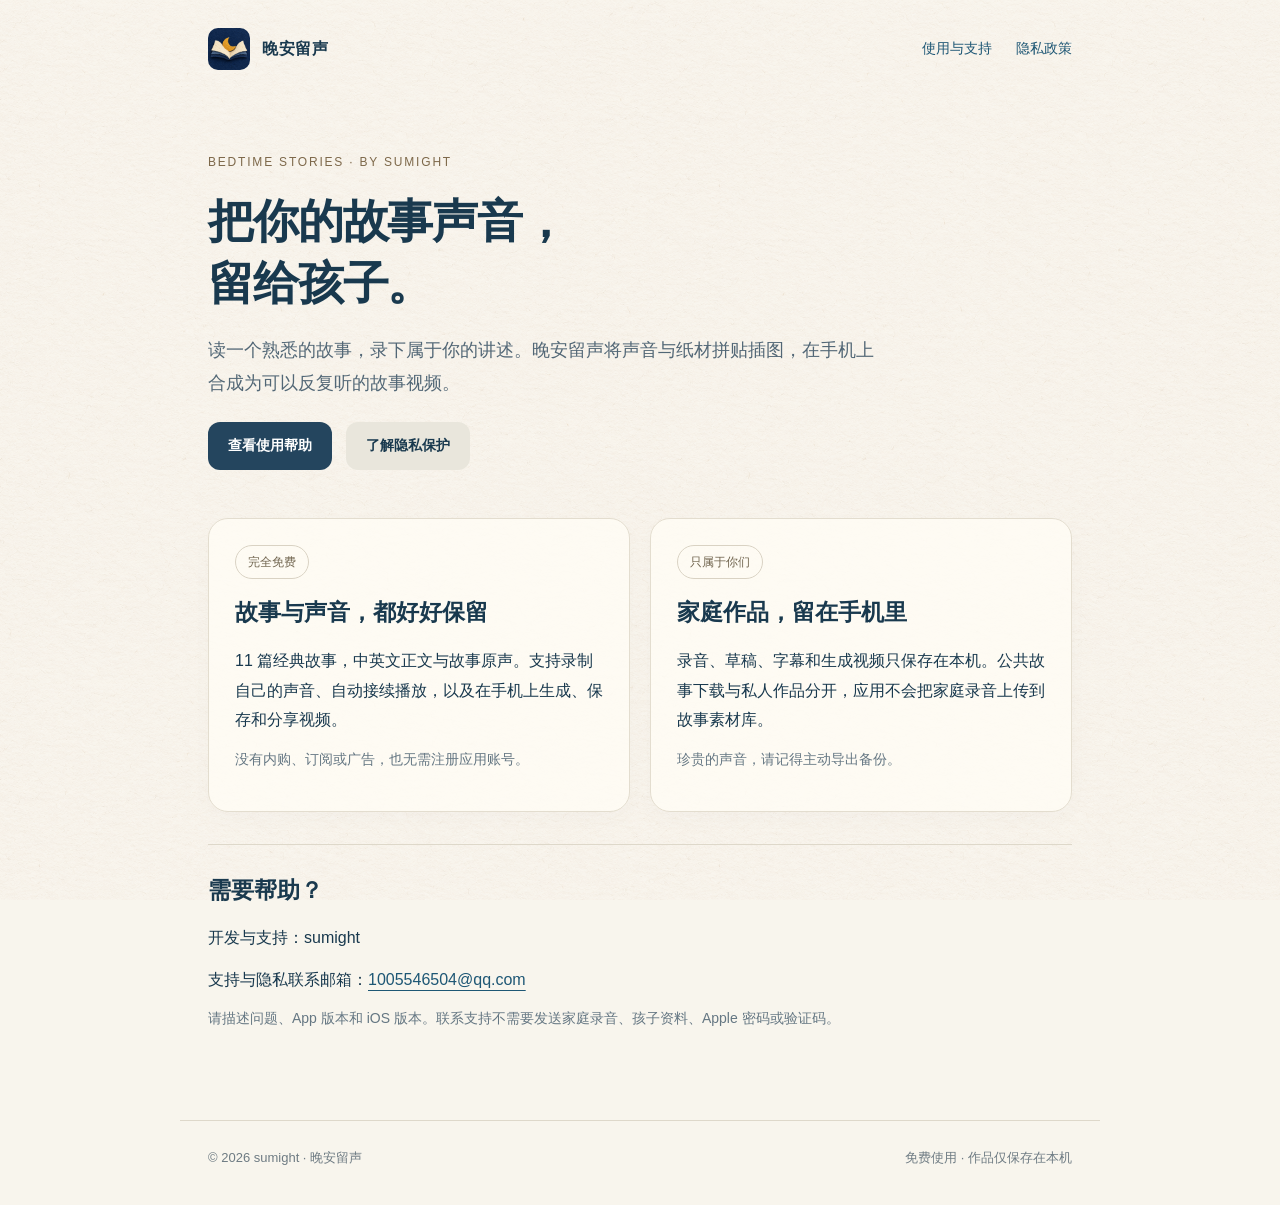
<file: index.html>
<!doctype html><html lang="zh-CN"><head><meta charset="utf-8"><meta name="viewport" content="width=device-width,initial-scale=1"><meta name="description" content="晚安留声的官方支持与隐私页面：免费亲子故事、个人录音和本机故事视频。"><meta name="color-scheme" content="light"><title>把你的故事声音留给孩子 · 晚安留声</title><link rel="icon" href="./assets/brand.png"><link rel="stylesheet" href="./assets/styles.css"></head><body><a class="skip" href="#content">跳到正文</a><header><a class="brand" href="./"><img src="./assets/brand.png" alt="" width="42" height="42">晚安留声</a><nav aria-label="主要导航"><a href="./support/">使用与支持</a><a href="./privacy/">隐私政策</a></nav></header><main id="content"><section class="hero"><span class="eyebrow">Bedtime Stories · by sumight</span><h1>把你的故事声音，<br>留给孩子。</h1><p class="lead">读一个熟悉的故事，录下属于你的讲述。晚安留声将声音与纸材拼贴插图，在手机上合成为可以反复听的故事视频。</p><div class="actions"><a class="button" href="support/">查看使用帮助</a><a class="button secondary" href="privacy/">了解隐私保护</a></div></section><div class="cards"><section class="card"><span class="pill">完全免费</span><h2 style="margin-top:16px">故事与声音，都好好保留</h2><p>11 篇经典故事，中英文正文与故事原声。支持录制自己的声音、自动接续播放，以及在手机上生成、保存和分享视频。</p><p class="muted">没有内购、订阅或广告，也无需注册应用账号。</p></section><section class="card"><span class="pill">只属于你们</span><h2 style="margin-top:16px">家庭作品，留在手机里</h2><p>录音、草稿、字幕和生成视频只保存在本机。公共故事下载与私人作品分开，应用不会把家庭录音上传到故事素材库。</p><p class="muted">珍贵的声音，请记得主动导出备份。</p></section></div><section class="section"><h2>需要帮助？</h2><p>开发与支持：sumight</p><p>支持与隐私联系邮箱：<a class="email" href="mailto:1005546504@qq.com">1005546504@qq.com</a></p><p class="muted">请描述问题、App 版本和 iOS 版本。联系支持不需要发送家庭录音、孩子资料、Apple 密码或验证码。</p></section></main><footer><span>© 2026 sumight · 晚安留声</span><span>免费使用 · 作品仅保存在本机</span></footer></body></html>
</file>
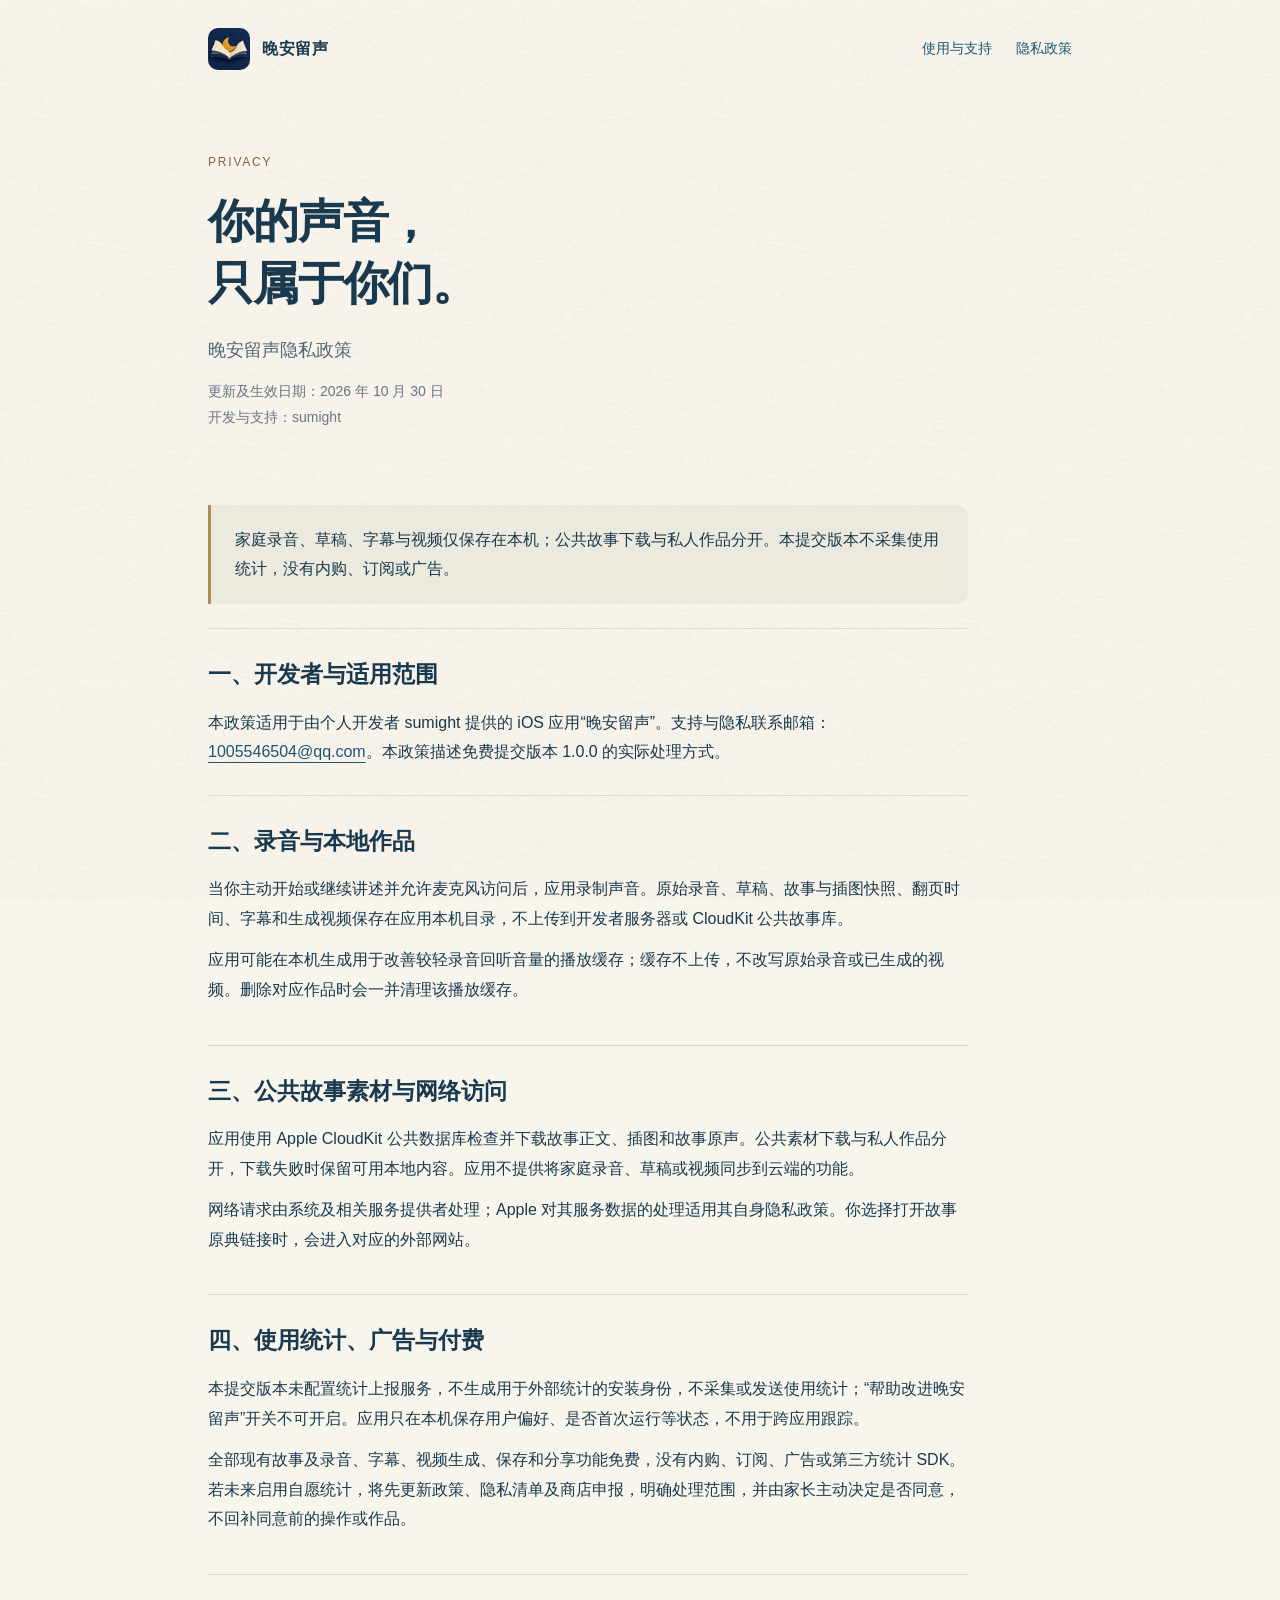
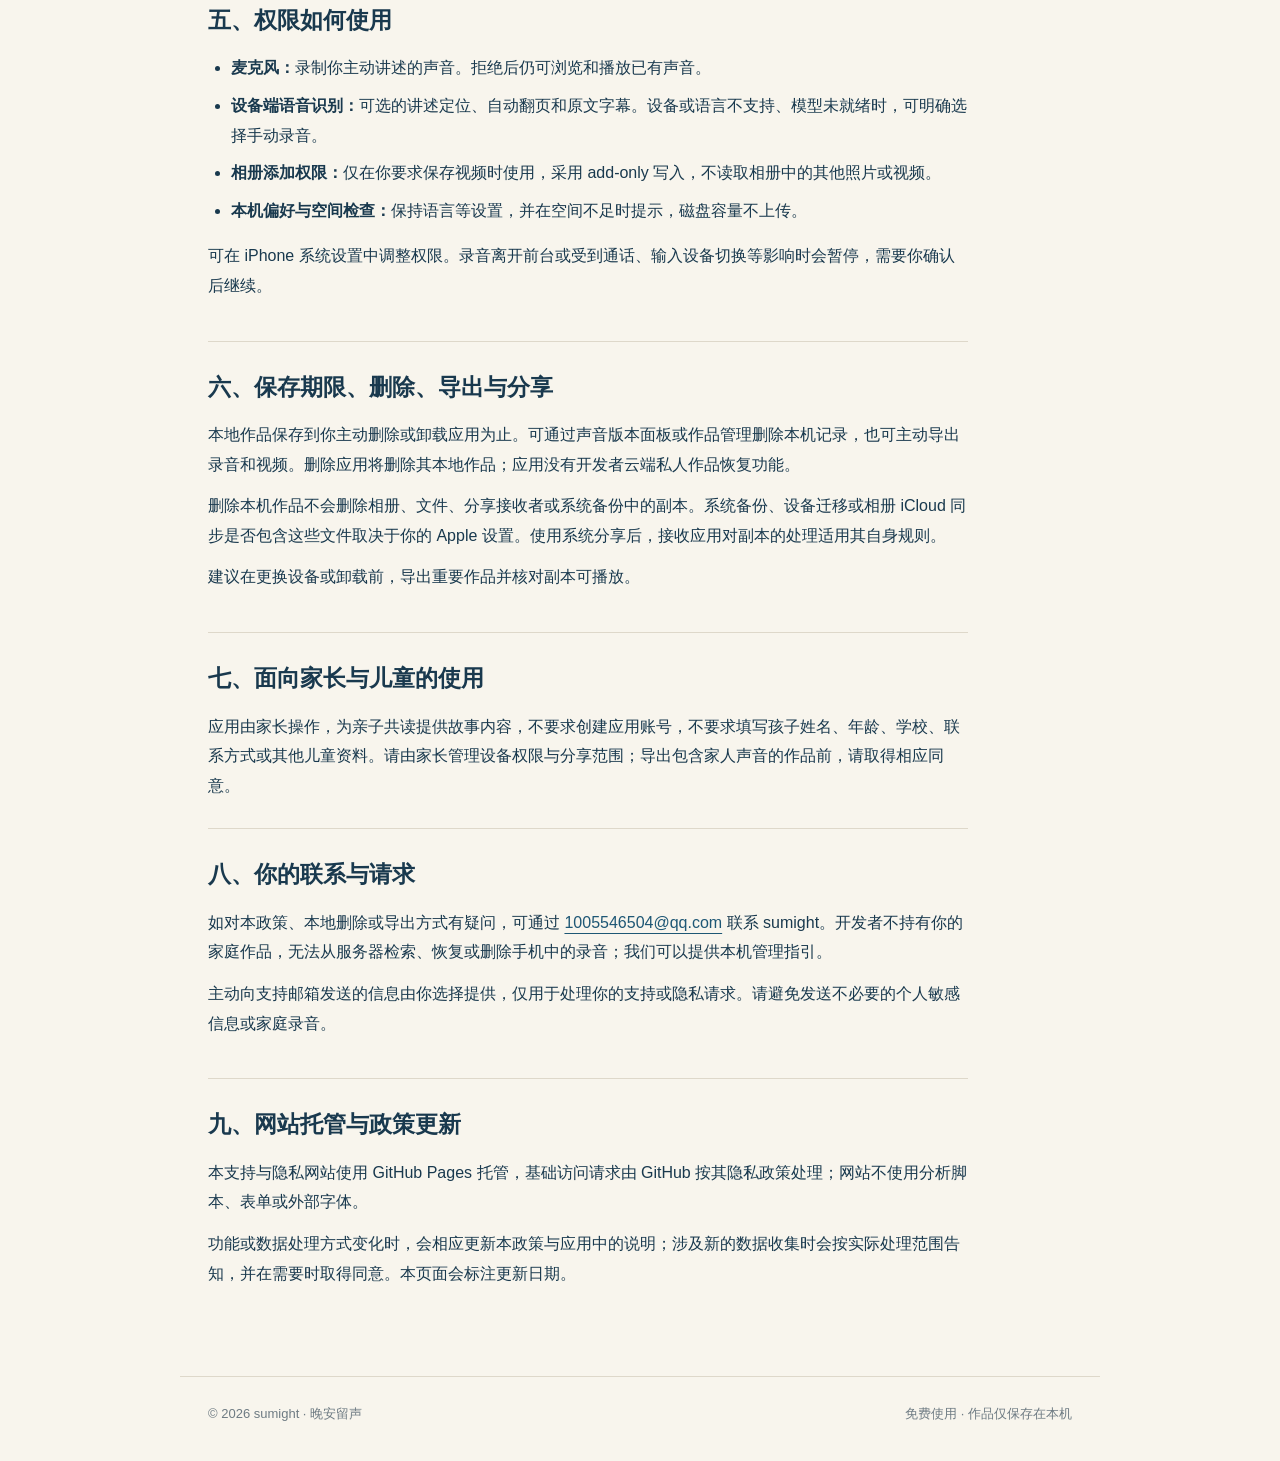
<file: privacy/index.html>
<!doctype html><html lang="zh-CN"><head><meta charset="utf-8"><meta name="viewport" content="width=device-width,initial-scale=1"><meta name="description" content="晚安留声隐私政策：家庭录音与作品仅存本机，不上传私人作品，无广告与使用统计采集。"><meta name="color-scheme" content="light"><title>隐私政策 · 晚安留声</title><link rel="icon" href="../assets/brand.png"><link rel="stylesheet" href="../assets/styles.css"></head><body><a class="skip" href="#content">跳到正文</a><header><a class="brand" href="../"><img src="../assets/brand.png" alt="" width="42" height="42">晚安留声</a><nav aria-label="主要导航"><a href="../support/">使用与支持</a><a href="../privacy/">隐私政策</a></nav></header><main id="content"><article class="policy"><section class="hero"><span class="eyebrow">Privacy</span><h1>你的声音，<br>只属于你们。</h1><p class="lead">晚安留声隐私政策</p><p class="meta">更新及生效日期：2026 年 10 月 30 日<br>开发与支持：sumight</p></section><div class="notice">家庭录音、草稿、字幕与视频仅保存在本机；公共故事下载与私人作品分开。本提交版本不采集使用统计，没有内购、订阅或广告。</div><section class="section"><h2>一、开发者与适用范围</h2><div>本政策适用于由个人开发者 sumight 提供的 iOS 应用“晚安留声”。支持与隐私联系邮箱：<a class="email" href="mailto:1005546504@qq.com">1005546504@qq.com</a>。本政策描述免费提交版本 1.0.0 的实际处理方式。</div></section><section class="section"><h2>二、录音与本地作品</h2><div>当你主动开始或继续讲述并允许麦克风访问后，应用录制声音。原始录音、草稿、故事与插图快照、翻页时间、字幕和生成视频保存在应用本机目录，不上传到开发者服务器或 CloudKit 公共故事库。<p>应用可能在本机生成用于改善较轻录音回听音量的播放缓存；缓存不上传，不改写原始录音或已生成的视频。删除对应作品时会一并清理该播放缓存。</p></div></section><section class="section"><h2>三、公共故事素材与网络访问</h2><div>应用使用 Apple CloudKit 公共数据库检查并下载故事正文、插图和故事原声。公共素材下载与私人作品分开，下载失败时保留可用本地内容。应用不提供将家庭录音、草稿或视频同步到云端的功能。<p>网络请求由系统及相关服务提供者处理；Apple 对其服务数据的处理适用其自身隐私政策。你选择打开故事原典链接时，会进入对应的外部网站。</p></div></section><section class="section"><h2>四、使用统计、广告与付费</h2><div>本提交版本未配置统计上报服务，不生成用于外部统计的安装身份，不采集或发送使用统计；“帮助改进晚安留声”开关不可开启。应用只在本机保存用户偏好、是否首次运行等状态，不用于跨应用跟踪。<p>全部现有故事及录音、字幕、视频生成、保存和分享功能免费，没有内购、订阅、广告或第三方统计 SDK。若未来启用自愿统计，将先更新政策、隐私清单及商店申报，明确处理范围，并由家长主动决定是否同意，不回补同意前的操作或作品。</p></div></section><section class="section"><h2>五、权限如何使用</h2><div><ul><li><strong>麦克风：</strong>录制你主动讲述的声音。拒绝后仍可浏览和播放已有声音。</li><li><strong>设备端语音识别：</strong>可选的讲述定位、自动翻页和原文字幕。设备或语言不支持、模型未就绪时，可明确选择手动录音。</li><li><strong>相册添加权限：</strong>仅在你要求保存视频时使用，采用 add-only 写入，不读取相册中的其他照片或视频。</li><li><strong>本机偏好与空间检查：</strong>保持语言等设置，并在空间不足时提示，磁盘容量不上传。</li></ul><p>可在 iPhone 系统设置中调整权限。录音离开前台或受到通话、输入设备切换等影响时会暂停，需要你确认后继续。</p></div></section><section class="section"><h2>六、保存期限、删除、导出与分享</h2><div>本地作品保存到你主动删除或卸载应用为止。可通过声音版本面板或作品管理删除本机记录，也可主动导出录音和视频。删除应用将删除其本地作品；应用没有开发者云端私人作品恢复功能。<p>删除本机作品不会删除相册、文件、分享接收者或系统备份中的副本。系统备份、设备迁移或相册 iCloud 同步是否包含这些文件取决于你的 Apple 设置。使用系统分享后，接收应用对副本的处理适用其自身规则。</p><p>建议在更换设备或卸载前，导出重要作品并核对副本可播放。</p></div></section><section class="section"><h2>七、面向家长与儿童的使用</h2><div>应用由家长操作，为亲子共读提供故事内容，不要求创建应用账号，不要求填写孩子姓名、年龄、学校、联系方式或其他儿童资料。请由家长管理设备权限与分享范围；导出包含家人声音的作品前，请取得相应同意。</div></section><section class="section"><h2>八、你的联系与请求</h2><div>如对本政策、本地删除或导出方式有疑问，可通过 <a class="email" href="mailto:1005546504@qq.com">1005546504@qq.com</a> 联系 sumight。开发者不持有你的家庭作品，无法从服务器检索、恢复或删除手机中的录音；我们可以提供本机管理指引。<p>主动向支持邮箱发送的信息由你选择提供，仅用于处理你的支持或隐私请求。请避免发送不必要的个人敏感信息或家庭录音。</p></div></section><section class="section"><h2>九、网站托管与政策更新</h2><div>本支持与隐私网站使用 GitHub Pages 托管，基础访问请求由 GitHub 按其隐私政策处理；网站不使用分析脚本、表单或外部字体。<p>功能或数据处理方式变化时，会相应更新本政策与应用中的说明；涉及新的数据收集时会按实际处理范围告知，并在需要时取得同意。本页面会标注更新日期。</p></div></section></article></main><footer><span>© 2026 sumight · 晚安留声</span><span>免费使用 · 作品仅保存在本机</span></footer></body></html>
</file>
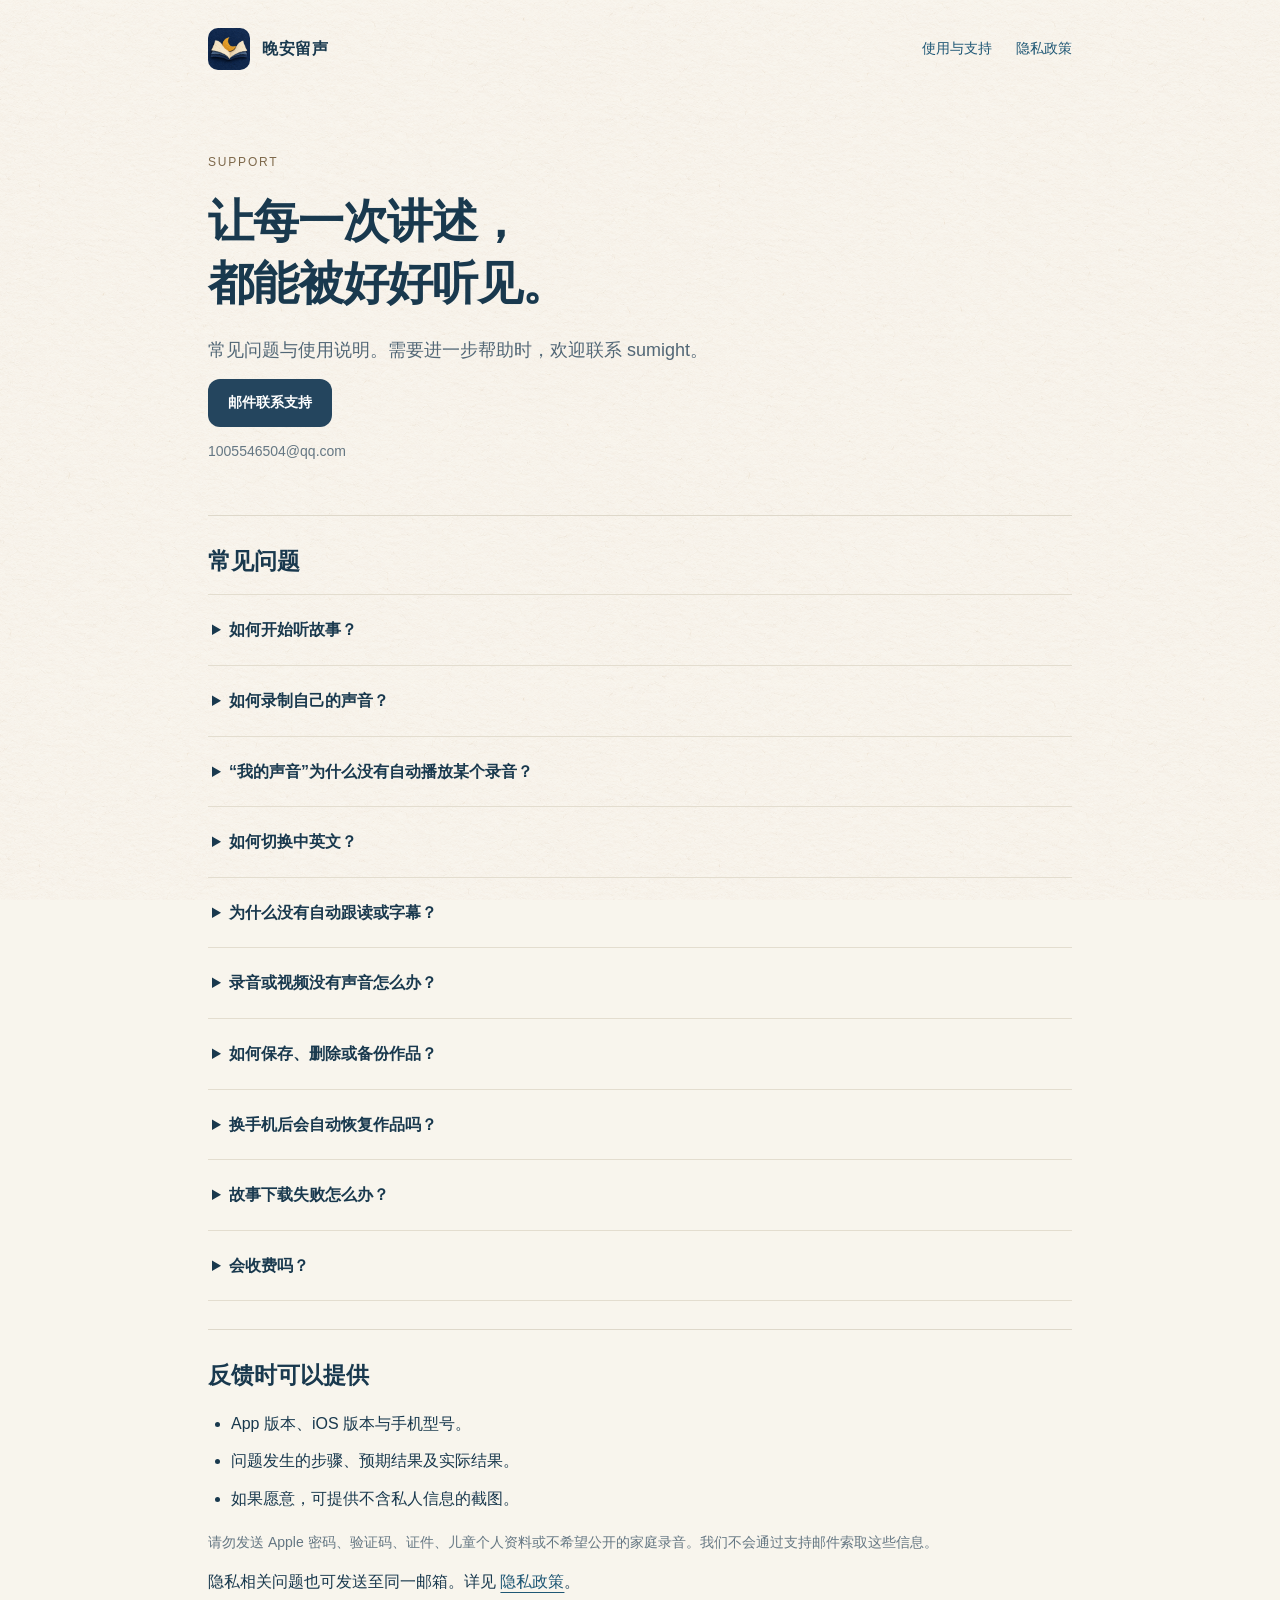
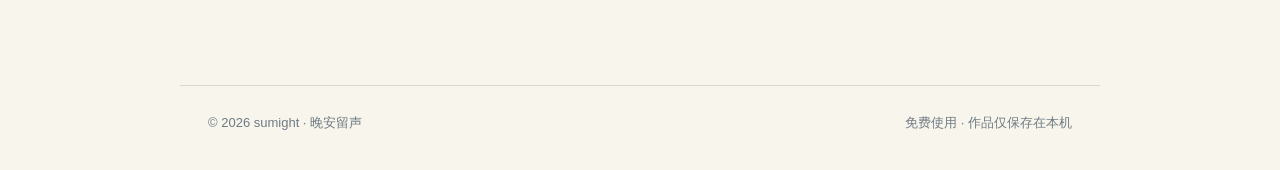
<file: support/index.html>
<!doctype html><html lang="zh-CN"><head><meta charset="utf-8"><meta name="viewport" content="width=device-width,initial-scale=1"><meta name="description" content="晚安留声使用指南：播放、录音、字幕、视频保存、作品备份与问题反馈。"><meta name="color-scheme" content="light"><title>使用帮助与支持 · 晚安留声</title><link rel="icon" href="../assets/brand.png"><link rel="stylesheet" href="../assets/styles.css"></head><body><a class="skip" href="#content">跳到正文</a><header><a class="brand" href="../"><img src="../assets/brand.png" alt="" width="42" height="42">晚安留声</a><nav aria-label="主要导航"><a href="../support/">使用与支持</a><a href="../privacy/">隐私政策</a></nav></header><main id="content"><section class="hero"><span class="eyebrow">Support</span><h1>让每一次讲述，<br>都能被好好听见。</h1><p class="lead">常见问题与使用说明。需要进一步帮助时，欢迎联系 sumight。</p><a class="button" href="mailto:1005546504@qq.com">邮件联系支持</a><p class="meta email">1005546504@qq.com</p></section><section class="section"><h2>常见问题</h2><details><summary>如何开始听故事？</summary><p>首次打开时，“我的声音”还没有录音。点“查看全部故事”或顶部“全部”，再点故事插图即可播放或暂停；上下滑动切换故事，播完后自动接续下一篇。</p></details><details><summary>如何录制自己的声音？</summary><p>选择故事后点“录制我的声音”，允许麦克风访问。实际收到麦克风音频后会出现开录提示。可暂停、继续、手动翻页，并点击左上角小插图切换文字与插画模式；结束讲述后在本机生成视频。</p></details><details><summary>“我的声音”为什么没有自动播放某个录音？</summary><p>默认连播使用时长足够的完整录音：至少为同语言故事原声时长的 70%，且不少于 45 秒，向上取整。多份合格录音默认选最长的一份。短录音仍保留在声音版本选择面板，可主动单次回听；这里的时长筛选不代表已经核实讲完全文。</p></details><details><summary>如何切换中英文？</summary><p>在左上角“晚安留声”菜单选择“故事语言”。故事标题、正文、原声及新录音的识别语言跟随切换，操作界面保持中文；已保存的作品保留其原语言。</p></details><details><summary>为什么没有自动跟读或字幕？</summary><p>自动跟读需要支持对应语言的设备端识别与语言模型，也依赖实际朗读与原文的匹配。联网准备模型后可重试；模型不可用时可明确选择手动录音，手动模式不自动生成原文字幕。</p></details><details><summary>录音或视频没有声音怎么办？</summary><p>先检查手机和耳机音量、输出设备及麦克风权限。录音时请对设备真实说话；通话、输入设备改变或离开前台可能使录音暂停，确认后手动继续。可从作品管理导出录音核对，不必为排查卸载应用。</p></details><details><summary>如何保存、删除或备份作品？</summary><p>视频完成后可保存到相册，或通过系统分享导出；原始录音也可从作品管理导出。声音版本面板和“作品与草稿管理”支持删除本地记录。删除应用会删除本机作品，应用不提供云端私人作品恢复。</p></details><details><summary>换手机后会自动恢复作品吗？</summary><p>应用不会将私人作品同步到开发者服务器。系统备份或设备迁移是否包含作品由你的系统设置决定；换机前建议主动导出重要录音和视频，并确认副本可播放。</p></details><details><summary>故事下载失败怎么办？</summary><p>应用内置 11 篇故事。公共故事下载失败时保留可用本地内容，不影响已有作品；可在左上角菜单的“故事更新”中重试。</p></details><details><summary>会收费吗？</summary><p>全部现有故事及录音、字幕、视频生成、保存和分享功能免费，没有内购、订阅或广告。</p></details></section><section class="section"><h2>反馈时可以提供</h2><ul><li>App 版本、iOS 版本与手机型号。</li><li>问题发生的步骤、预期结果及实际结果。</li><li>如果愿意，可提供不含私人信息的截图。</li></ul><p class="muted">请勿发送 Apple 密码、验证码、证件、儿童个人资料或不希望公开的家庭录音。我们不会通过支持邮件索取这些信息。</p><p>隐私相关问题也可发送至同一邮箱。详见 <a href="../privacy/">隐私政策</a>。</p></section></main><footer><span>© 2026 sumight · 晚安留声</span><span>免费使用 · 作品仅保存在本机</span></footer></body></html>
</file>
<file: assets/styles.css>
*{box-sizing:border-box}html{color-scheme:light;scroll-behavior:smooth}body{margin:0;background:#f8f5ed;color:#19394e;font-family:-apple-system,BlinkMacSystemFont,"PingFang SC","Microsoft YaHei",sans-serif;line-height:1.85}body:before{content:"";position:fixed;inset:0;background:url("paper.png") top center/680px;opacity:.45;z-index:-1}.skip{position:absolute;left:12px;top:-70px}.skip:focus{top:12px;background:white;padding:10px;z-index:5}a{color:#1e5775;text-underline-offset:5px}a:hover{color:#997446}a:focus-visible,summary:focus-visible{outline:3px solid #ae783b;outline-offset:5px}header,main,footer{max-width:920px;margin:auto;padding:0 28px}header{display:flex;align-items:center;justify-content:space-between;gap:20px;padding-top:28px;padding-bottom:28px}.brand{display:flex;align-items:center;gap:12px;color:#19394e;text-decoration:none;font-weight:750;letter-spacing:.04em}.brand img{width:42px;height:42px;border-radius:10px}nav{display:flex;gap:24px;font-size:14px}nav a{text-decoration:none;white-space:nowrap}.eyebrow{font-size:12px;letter-spacing:.15em;color:#7d684a;text-transform:uppercase}.hero{padding:48px 0 38px;max-width:720px}h1{font-size:clamp(30px,5vw,46px);line-height:1.35;margin:14px 0 20px;letter-spacing:-.025em}h2{font-size:23px;line-height:1.5;margin:0 0 16px}h3{font-size:17px;margin:22px 0 6px}p{margin:12px 0}p.lead{font-size:18px;color:#526776;max-width:670px}.meta,.muted{font-size:14px;color:#657783}.pill{display:inline-block;padding:5px 12px;border:1px solid #d9d2c3;border-radius:30px;font-size:12px;color:#70644e}.section{padding:28px 0;border-top:1px solid #ded8ca}.cards{display:grid;grid-template-columns:1fr 1fr;gap:20px;margin:10px 0 32px}.card{padding:26px;background:#fffdf6cc;border:1px solid #e3ddcf;border-radius:20px;box-shadow:0 7px 24px #19394e05}.button{display:inline-block;background:#24455e;color:#fff;text-decoration:none;padding:11px 20px;border-radius:12px;font-size:14px;font-weight:600}.button:hover{background:#335a72;color:#fff}.button.secondary{background:#e9e6dc;color:#19394e}.actions{display:flex;gap:14px;flex-wrap:wrap;margin-top:22px}details{border-top:1px solid #e3ddcf;padding:17px 0}details:last-child{border-bottom:1px solid #e3ddcf}summary{cursor:pointer;font-weight:600;padding:3px 4px}details p{color:#526776;padding:0 4px}ul,ol{padding-left:23px}li{margin:8px 0}.notice{padding:20px 24px;background:#ece9df;border-left:3px solid #ad8c57;border-radius:0 12px 12px 0;margin:24px 0}footer{border-top:1px solid #ded8ca;margin-top:48px;padding-top:25px;padding-bottom:35px;color:#6e7b83;font-size:13px;display:flex;flex-wrap:wrap;gap:12px;justify-content:space-between}.policy{max-width:760px;margin-bottom:24px}.policy .section{padding:28px 0}.email{overflow-wrap:anywhere}@media(max-width:580px){header,main,footer{padding-left:20px;padding-right:20px}header{align-items:flex-start;gap:15px}nav{gap:15px;padding-top:7px}.brand{font-size:15px}.brand img{width:34px;height:34px}nav a{font-size:12px}.hero{padding:28px 0}.cards{grid-template-columns:1fr}.card{padding:22px}.lead{font-size:17px!important}footer{margin-top:30px}h1{font-size:32px}}@media(prefers-reduced-motion:reduce){html{scroll-behavior:auto}}
</file>
